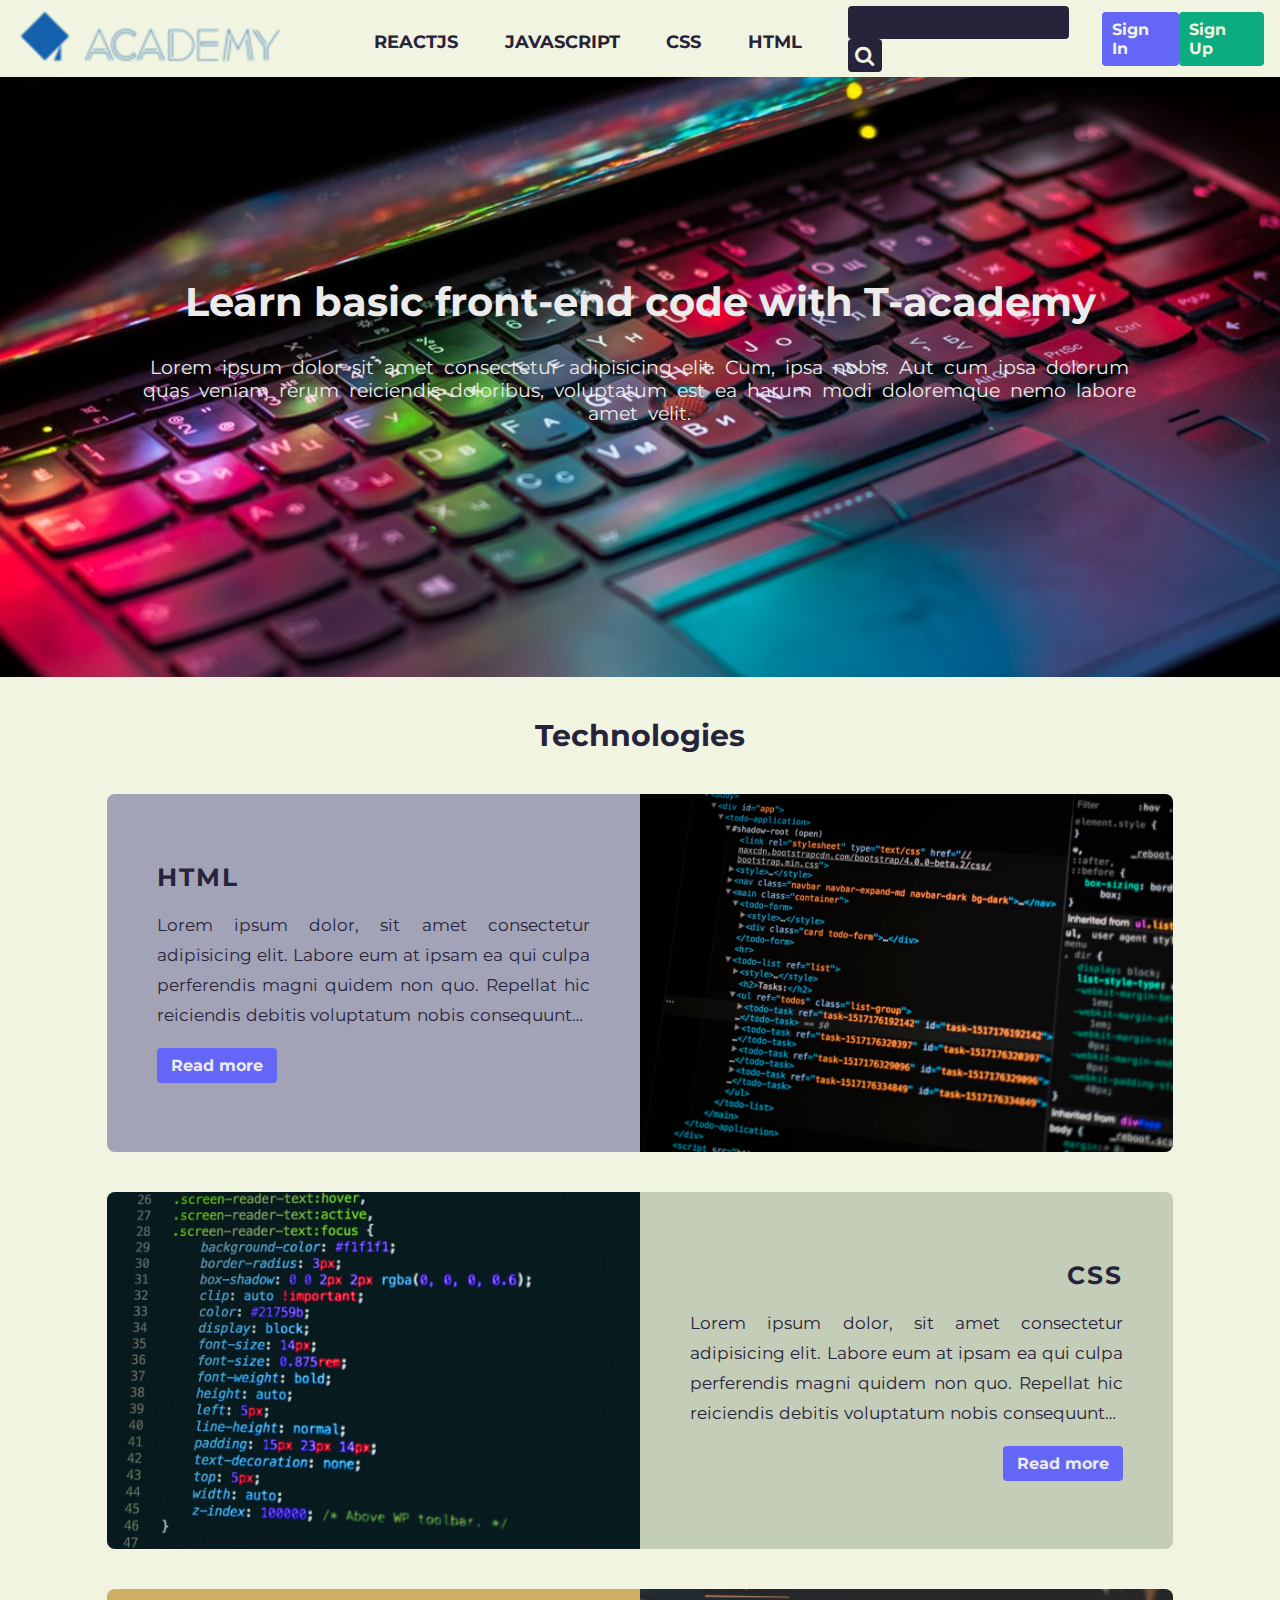
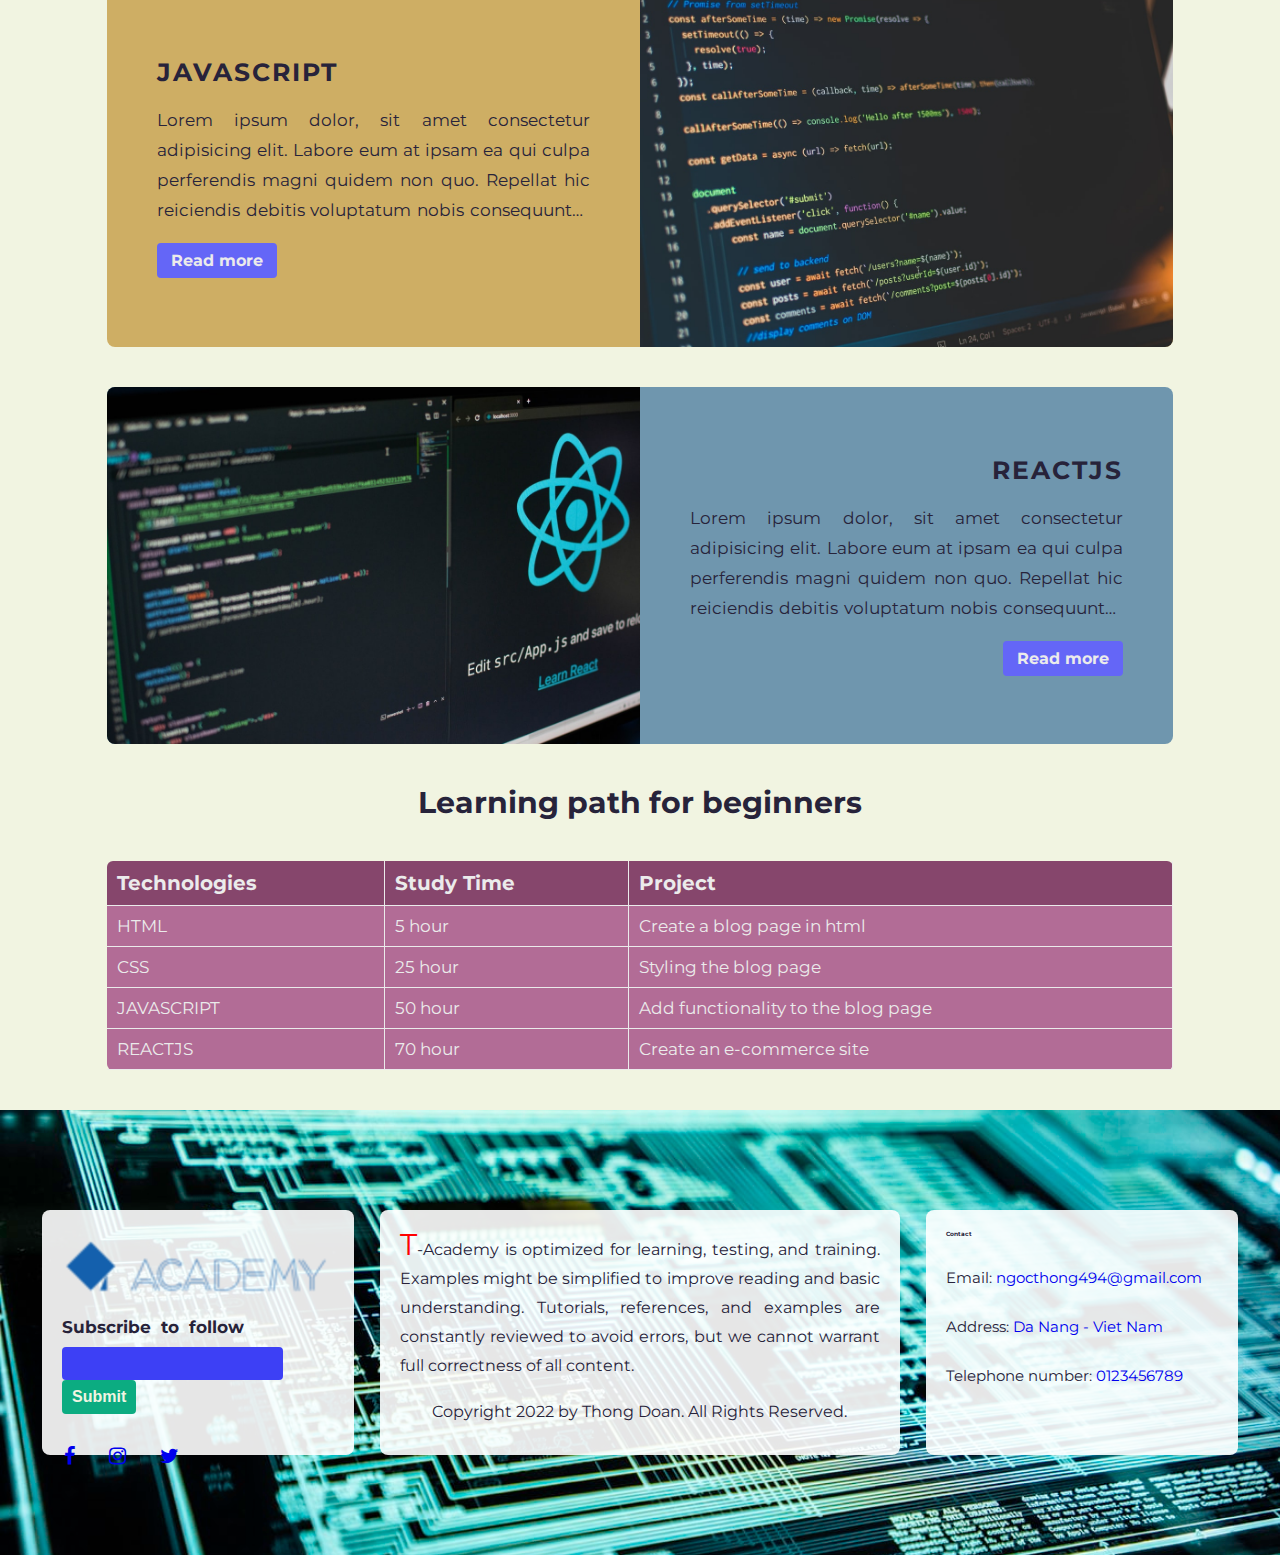
<file: pages/index.html>
<!DOCTYPE html>
<html lang="en">
<head>
    <meta charset="UTF-8">
    <meta http-equiv="X-UA-Compatible" content="IE=edge">
    <meta name="viewport" content="width=device-width, initial-scale=1.0">
    <link rel="icon" href="../images/favicon.png">
    <link rel="preconnect" href="https://fonts.googleapis.com">
    <link rel="preconnect" href="https://fonts.gstatic.com" crossorigin>
    <link href="https://fonts.googleapis.com/css2?family=Montserrat:ital,wght@0,100;0,500;0,700;1,100;1,500;1,700&display=swap" rel="stylesheet">
    <link rel="stylesheet" href="../css/reset.css">
    <link rel="stylesheet" href="../css/globalStyle.css">
    <link rel="stylesheet" href="../css/header/style.css">
    <link rel="stylesheet" href="../css/main/style.css">
    <link rel="stylesheet" href="../css/footer/style.css">
    <link rel="stylesheet" href="https://cdnjs.cloudflare.com/ajax/libs/font-awesome/4.7.0/css/font-awesome.min.css">
    <title>T-Academy Blog</title>
</head>
<body>
  <header class="header">
    <div class="container-fluid">
      <div class="header--wrapper"> 
        <a class="header--logo col-3" href="../pages/index.html"><img src="../images/Logo-academy.png" alt="logo-academy" ></a>
        <nav class="header--menu col-5">
          <ul>
              <li><a href="../pages/reactjs/reactjs.html">REACTJS</a></li>
              <li><a href="../pages/javascript/javascript.html">JAVASCRIPT</a></li>
              <li><a href="../pages/css/css.html">CSS</a></li>
              <li><a href="../pages/html/html.html">HTML</a></li>
          </ul>
        </nav>
        <div class="header--options col-4">
          <form action="#" class="search">
            <input class="input input--search" type="search">
            <button type="submit"><i class="fa fa-search" aria-hidden="true"></i></button>
          </form>
          <a class="btn btn--primary" href="../pages/login/signIn.html">Sign In</a>
          <a class="btn btn--secondary" href="../pages/login/signUp.html">Sign Up</a>
        </div>
      </div>
    </div>
  </header>
  <main class="main">
    <section class="banner home--banner">
      <div class="container-fluid">
        <h1 class="title--h1">Learn basic front-end code with T-academy</h1>
        <p class="sub--title--h1">Lorem ipsum dolor sit amet consectetur adipisicing elit. Cum, ipsa nobis. Aut cum ipsa dolorum quas veniam rerum reiciendis doloribus, voluptatum est ea harum modi doloremque nemo labore amet velit.</p>
    </div>
    </section>
    <section class="technologies">
      <div class="container">
        <h2 class="title--h2">Technologies</h2>
        <ul class="technologies--list">
          <li class="technology--item item--html">
            <div class="technology--item__content col-6">
              <a class="title--h3" href="../pages/html/html.html">HTML</a>
              <p>Lorem ipsum dolor, sit amet consectetur adipisicing elit. Labore eum at ipsam ea qui culpa perferendis magni quidem non quo. Repellat hic reiciendis debitis voluptatum nobis consequuntur ea nam quasi. Lorem ipsum dolor, sit amet consectetur adipisicing elit. Mollitia dolores consequatur perferendis nobis nulla consectetur. Possimus, aliquam? Modi dolor deserunt atque similique itaque, odio, natus placeat assumenda voluptas nesciunt temporibus!</p>
              <a class="btn btn--technology" href="../pages/html/html.html">Read more</a>
            </div>
            <a href="../pages/html/html.html" class="col-6"><img src="../images/html--image.jpeg" alt="html image" class="technology--item__image"></img></a>
            
          </li>
          <li class="technology--item item--css">
            <div class="technology--item__content col-6">
              <a class="title--h3" href="../pages/css/css.html">CSS</a>
              <p>Lorem ipsum dolor, sit amet consectetur adipisicing elit. Labore eum at ipsam ea qui culpa perferendis magni quidem non quo. Repellat hic reiciendis debitis voluptatum nobis consequuntur ea nam quasi. Lorem ipsum dolor, sit amet consectetur adipisicing elit. Mollitia dolores consequatur perferendis nobis nulla consectetur. Possimus, aliquam? Modi dolor deserunt atque similique itaque, odio, natus placeat assumenda voluptas nesciunt temporibus!</p>
              <a class="btn btn--technology" href="../pages/css/css.html">Read more</a>
            </div>
            <a href="../pages/css/css.html" class="col-6"><img src="../images/css--image.jpeg" alt="css image" class="technology--item__image"></img></a>
          </li>
          <li class="technology--item item--javascript">
            <div class="technology--item__content col-6">
              <a class="title--h3" href="../pages/javascript/javascript.html">JAVASCRIPT</a>
              <p>Lorem ipsum dolor, sit amet consectetur adipisicing elit. Labore eum at ipsam ea qui culpa perferendis magni quidem non quo. Repellat hic reiciendis debitis voluptatum nobis consequuntur ea nam quasi. Lorem ipsum dolor, sit amet consectetur adipisicing elit. Mollitia dolores consequatur perferendis nobis nulla consectetur. Possimus, aliquam? Modi dolor deserunt atque similique itaque, odio, natus placeat assumenda voluptas nesciunt temporibus!</p>
              <a class="btn btn--technology" href="../pages/javascript/javascript.html">Read more</a>
            </div>
            <a href="../pages/javascript/javascript.html" class="col-6"><img src="../images/javascript--image.jpeg" alt="javascript image" class="technology--item__image"></img></a>
          </li>
          <li class="technology--item item--reactjs">
            <div class="technology--item__content col-6">
              <a class="title--h3" href="../pages/reactjs/reactjs.html">REACTJS</a>
              <p>Lorem ipsum dolor, sit amet consectetur adipisicing elit. Labore eum at ipsam ea qui culpa perferendis magni quidem non quo. Repellat hic reiciendis debitis voluptatum nobis consequuntur ea nam quasi. Lorem ipsum dolor, sit amet consectetur adipisicing elit. Mollitia dolores consequatur perferendis nobis nulla consectetur. Possimus, aliquam? Modi dolor deserunt atque similique itaque, odio, natus placeat assumenda voluptas nesciunt temporibus!</p>
              <a class="btn btn--technology" href="../pages/reactjs/reactjs.html">Read more</a>
            </div>
            <a href="../pages/reactjs/reactjs.html" class="col-6"><img src="../images/reactjs--image.jpeg" alt="reactjs image" class="technology--item__image"></img></a>
          </li>
        </ul>
      </div>
    </section>
    <section class="learning--path">
      <div class="container">
        <h2 class="title--h2">Learning path for beginners</h2>
        <div class="wrapper--table">
          <table class="learning--path__table">
            <tr>
              <th>Technologies</th>
              <th>Study Time</th>
              <th>Project</th>
            </tr>
            <tr>
              <td>HTML</td>
              <td>5 hour</td>
              <td>Create a blog page in html</td>
            </tr>
            <tr>
              <td>CSS</td>
              <td>25 hour</td>
              <td>Styling the blog page</td>
            </tr>
            <tr>
              <td>JAVASCRIPT</td>
              <td>50 hour</td>
              <td>Add functionality to the blog page</td>
            </tr>
            <tr>
              <td class="border--radius--left">REACTJS</td>
              <td>70 hour</td>
              <td class="border--radius--right">Create an e-commerce site</td>
            </tr>
          </table>
        </div>
      </div>
    </section>
  </main>
  <footer class="footer">
    <div class="container-fluid">
      <div class="footer--options">
        <div class="footer--subcribe col-3 ">
          <a href="../pages/index.html" class="footer--logo"><img src="../images/Logo-academy.png" alt="footer logo"></a>
          <p class="subcribe--subtitle">Subscribe to follow</p>
          <form action="#">
            <input class="input" type="email">
            <button type="submit" class="btn btn--secondary">Submit</button>
          </form>
          <ul class="subcribe--social">
            <li><a href="facebook.com"><i class="fa fa-facebook" aria-hidden="true"></i></a></li>
            <li><a href="instagram.com"><i class="fa fa-instagram" aria-hidden="true"></i></a></li>
            <li><a href="twitter.com"><i class="fa fa-twitter" aria-hidden="true"></i></a></li>
          </ul>
        </div>
        <p class="footer--report col-5"> T-Academy is optimized for learning, testing, and training. Examples might be simplified to improve reading and basic understanding. Tutorials, references, and examples are constantly reviewed to avoid errors, but we cannot warrant full correctness of all content. <span> Copyright 2022 by Thong Doan. All Rights Reserved.</span> </p>
        <div class="footer--contact col-3">
          <h4 class="title--h4">Contact</h4>
          <ul>
            <li>Email: <a href="#">ngocthong494@gmail.com</a></li>
            <li>Address: <a href="#">Da Nang - Viet Nam</a></li>
            <li>Telephone number: <a href="#">0123456789</a></li>
          </ul>
        </div>
      </div>
    </div>
  </footer>
</body>
</html>
</file>
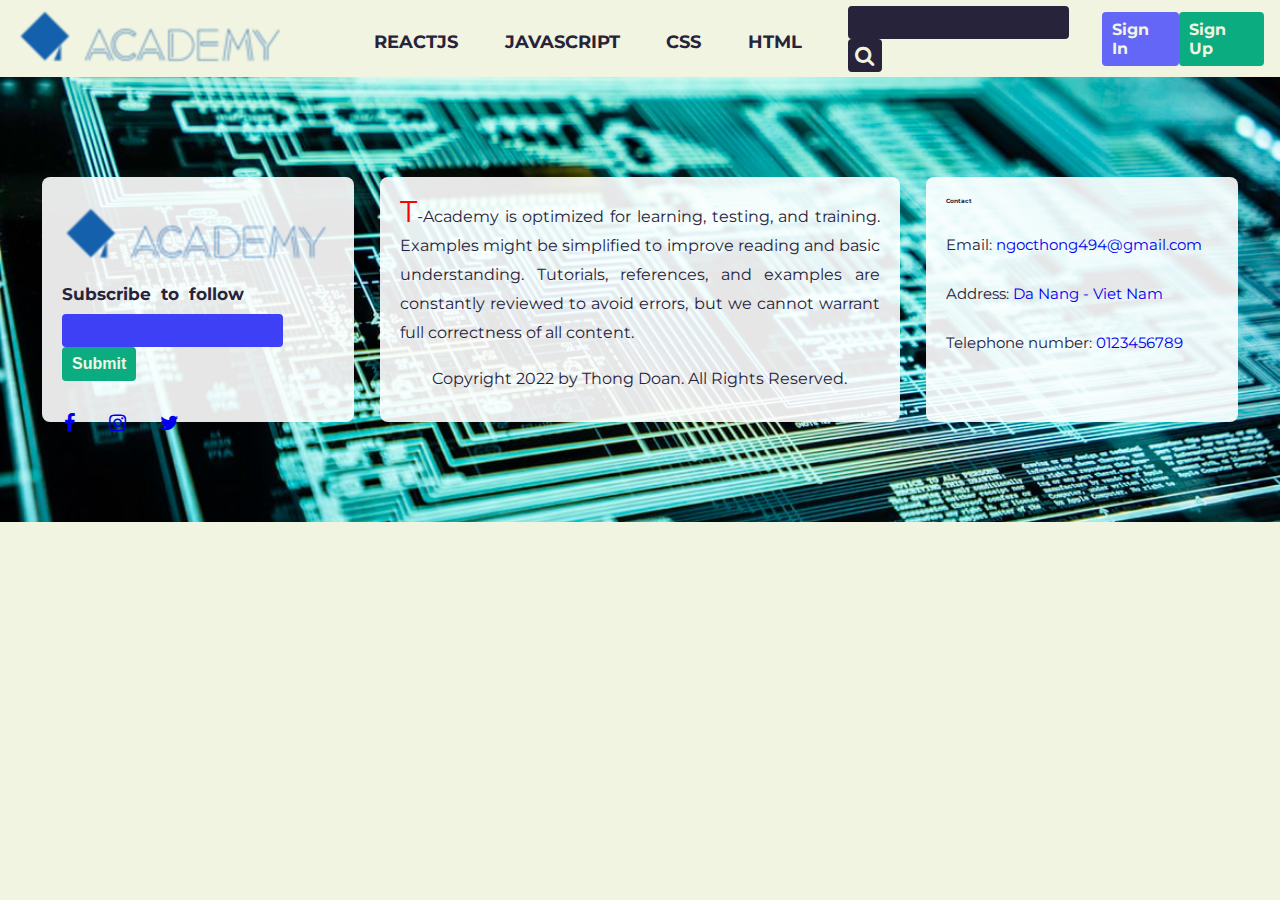
<file: pages/css/css.html>
<!DOCTYPE html>
<html lang="en">
<head>
    <meta charset="UTF-8">
    <meta http-equiv="X-UA-Compatible" content="IE=edge">
    <meta name="viewport" content="width=device-width, initial-scale=1.0">
    <link rel="icon" href="../../images/favicon.png">
    <link rel="preconnect" href="https://fonts.googleapis.com">
    <link rel="preconnect" href="https://fonts.gstatic.com" crossorigin>
    <link href="https://fonts.googleapis.com/css2?family=Montserrat:ital,wght@0,100;0,500;0,700;1,100;1,500;1,700&display=swap" rel="stylesheet">
    <link rel="stylesheet" href="../../css/reset.css">
    <link rel="stylesheet" href="../../css/globalStyle.css">
    <link rel="stylesheet" href="../../css/header/style.css">
    <link rel="stylesheet" href="../../css/footer/style.css">
    <link rel="stylesheet" href="https://cdnjs.cloudflare.com/ajax/libs/font-awesome/4.7.0/css/font-awesome.min.css">
    <title>CSS T-Academy</title>
</head>
<body>
  <header class="header">
    <div class="container-fluid">
      <div class="header--wrapper"> 
        <a class="header--logo col-3" href="../../pages/index.html"><img src="../../images/Logo-academy.png" alt="logo-academy" ></a>
        <nav class="header--menu col-5">
          <ul>
              <li><a href="../../pages/reactjs/reactjs.html">REACTJS</a></li>
              <li><a href="../../pages/javascript/javascript.html">JAVASCRIPT</a></li>
              <li><a href="../../pages/css/css.html">CSS</a></li>
              <li><a href="../../pages/html/html.html">HTML</a></li>
          </ul>
        </nav>
        <div class="header--options col-4">
          <form action="#" class="search">
            <input class="input input--search" type="search">
            <button type="submit"><i class="fa fa-search" aria-hidden="true"></i></button>
          </form>
          <a class="btn btn--primary" href="../../pages/login/signIn.html">Sign In</a>
          <a class="btn btn--secondary" href="../../pages/login/signUp.html">Sign Up</a>
        </div>
      </div>
    </div>
  </header>
  <!-- <aside class="sidebar">
    <div class="container">
      <ol>
        <li><a href="">css1</a></li>
        <li><a href="">css2</a></li>
        <li><a href="">css3</a></li>
        <li><a href="">css4</a></li>
      </ol>
    </div>
  </aside>
  <main class="main">
    <div class="container">
      <article class="article">
        <h1 class="article--title"></h1>
        <p class="article--introduce"></p>
        <p class="article--content"></p>
        <ol class="related--article">
          <li><a href="#">article1</a></li>
          <li><a href="#">article2</a></li>
          <li><a href="#">article3</a></li>
          <li><a href="#">article4</a></li>
        </ol>
      </article>
    </div>
  </main> -->
  <footer class="footer">
    <div class="container-fluid">
      <div class="footer--options">
        <div class="footer--subcribe col-3 ">
          <a href="../../pages/index.html" class="footer--logo"><img src="../../images/Logo-academy.png" alt="footer logo"></a>
          <p class="subcribe--subtitle">Subscribe to follow</p>
          <form action="#">
            <input class="input" type="email">
            <button type="submit" class="btn btn--secondary">Submit</button>
          </form>
          <ul class="subcribe--social">
            <li><a href="facebook.com"><i class="fa fa-facebook" aria-hidden="true"></i></a></li>
            <li><a href="instagram.com"><i class="fa fa-instagram" aria-hidden="true"></i></a></li>
            <li><a href="twitter.com"><i class="fa fa-twitter" aria-hidden="true"></i></a></li>
          </ul>
        </div>
        <p class="footer--report col-5"> T-Academy is optimized for learning, testing, and training. Examples might be simplified to improve reading and basic understanding. Tutorials, references, and examples are constantly reviewed to avoid errors, but we cannot warrant full correctness of all content. <span> Copyright 2022 by Thong Doan. All Rights Reserved.</span> </p>
        <div class="footer--contact col-3">
          <h4 class="title--h4">Contact</h4>
          <ul>
            <li>Email: <a href="#">ngocthong494@gmail.com</a></li>
            <li>Address: <a href="#">Da Nang - Viet Nam</a></li>
            <li>Telephone number: <a href="#">0123456789</a></li>
          </ul>
        </div>
      </div>
    </div>
  </footer>
</body>
</html>
</file>
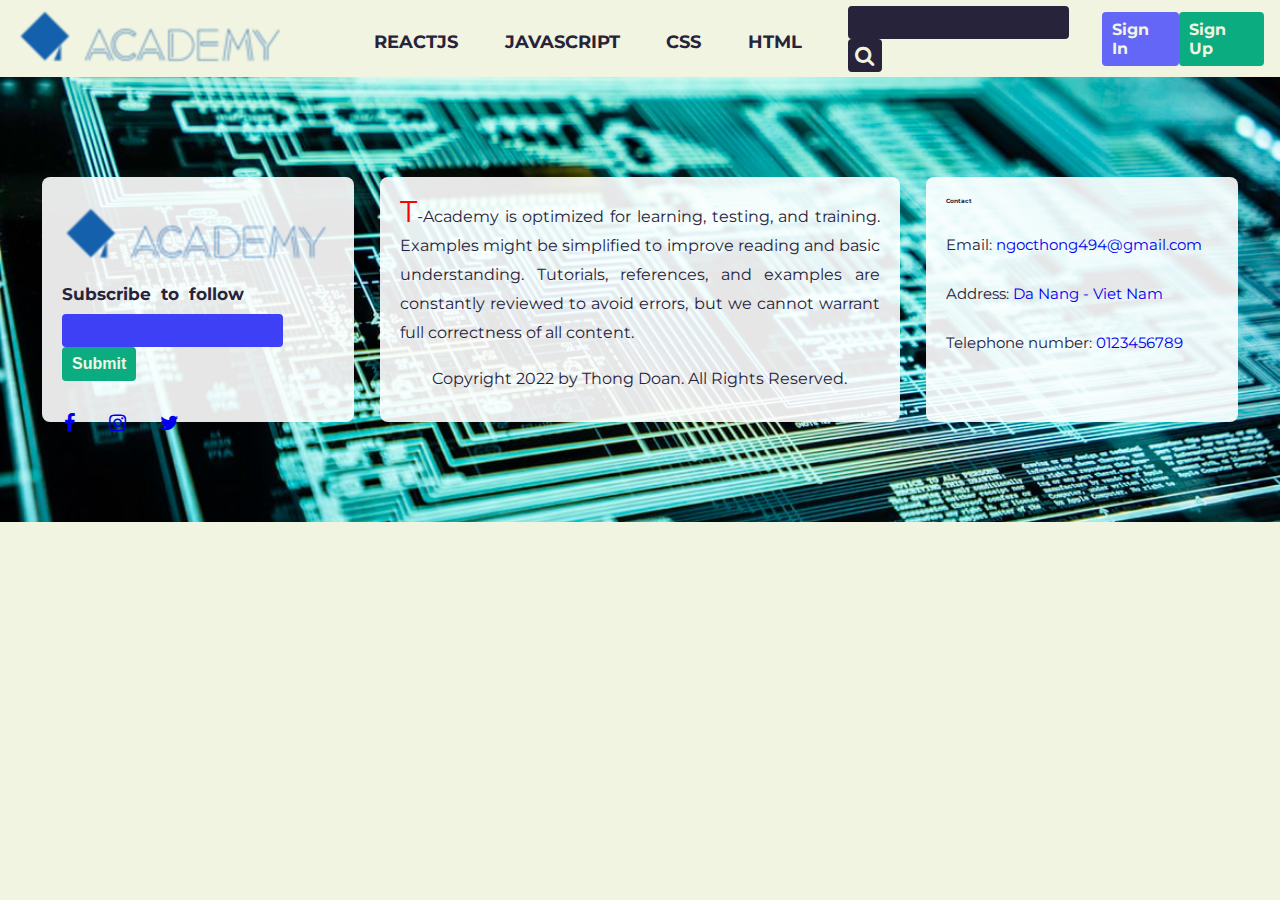
<file: pages/html/html.html>
<!DOCTYPE html>
<html lang="en">
<head>
    <meta charset="UTF-8">
    <meta http-equiv="X-UA-Compatible" content="IE=edge">
    <meta name="viewport" content="width=device-width, initial-scale=1.0">
    <link rel="icon" href="../../images/favicon.png">
    <link rel="preconnect" href="https://fonts.googleapis.com">
    <link rel="preconnect" href="https://fonts.gstatic.com" crossorigin>
    <link href="https://fonts.googleapis.com/css2?family=Montserrat:ital,wght@0,100;0,500;0,700;1,100;1,500;1,700&display=swap" rel="stylesheet">
    <link rel="stylesheet" href="../../css/reset.css">
    <link rel="stylesheet" href="../../css/globalStyle.css">
    <link rel="stylesheet" href="../../css/header/style.css">
    <link rel="stylesheet" href="../../css/footer/style.css">
    <link rel="stylesheet" href="https://cdnjs.cloudflare.com/ajax/libs/font-awesome/4.7.0/css/font-awesome.min.css">
    <title>HTML T-Academy</title>
</head>
<body>
  <header class="header">
    <div class="container-fluid">
      <div class="header--wrapper"> 
        <a class="header--logo col-3" href="../../pages/index.html"><img src="../../images/Logo-academy.png" alt="logo-academy" ></a>
        <nav class="header--menu col-5">
          <ul>
              <li><a href="../../pages/reactjs/reactjs.html">REACTJS</a></li>
              <li><a href="../../pages/javascript/javascript.html">JAVASCRIPT</a></li>
              <li><a href="../../pages/css/css.html">CSS</a></li>
              <li><a href="../../pages/html/html.html">HTML</a></li>
          </ul>
        </nav>
        <div class="header--options col-4">
          <form action="#" class="search">
            <input class="input input--search" type="search">
            <button type="submit"><i class="fa fa-search" aria-hidden="true"></i></button>
          </form>
          <a class="btn btn--primary" href="../../pages/login/signIn.html">Sign In</a>
          <a class="btn btn--secondary" href="../../pages/login/signUp.html">Sign Up</a>
        </div>
      </div>
    </div>
  </header>
  <!-- <aside class="sidebar">
    <div class="container">
      <ol>
        <li><a href="">html1</a></li>
        <li><a href="">html2</a></li>
        <li><a href="">html3</a></li>
        <li><a href="">html4</a></li>
      </ol>
    </div>
  </aside>
  <main class="main">
    <div class="container">
      <article class="article">
        <h1 class="article--title"></h1>
        <p class="article--introduce"></p>
        <p class="article--content"></p>
        <ol class="related--article">
          <li><a href="#">article1</a></li>
          <li><a href="#">article2</a></li>
          <li><a href="#">article3</a></li>
          <li><a href="#">article4</a></li>
        </ol>
      </article>
    </div>
  </main> -->
  <footer class="footer">
    <div class="container-fluid">
      <div class="footer--options">
        <div class="footer--subcribe col-3 ">
          <a href="../../pages/index.html" class="footer--logo"><img src="../../images/Logo-academy.png" alt="footer logo"></a>
          <p class="subcribe--subtitle">Subscribe to follow</p>
          <form action="#">
            <input class="input" type="email">
            <button type="submit" class="btn btn--secondary">Submit</button>
          </form>
          <ul class="subcribe--social">
            <li><a href="facebook.com"><i class="fa fa-facebook" aria-hidden="true"></i></a></li>
            <li><a href="instagram.com"><i class="fa fa-instagram" aria-hidden="true"></i></a></li>
            <li><a href="twitter.com"><i class="fa fa-twitter" aria-hidden="true"></i></a></li>
          </ul>
        </div>
        <p class="footer--report col-5"> T-Academy is optimized for learning, testing, and training. Examples might be simplified to improve reading and basic understanding. Tutorials, references, and examples are constantly reviewed to avoid errors, but we cannot warrant full correctness of all content. <span> Copyright 2022 by Thong Doan. All Rights Reserved.</span> </p>
        <div class="footer--contact col-3">
          <h4 class="title--h4">Contact</h4>
          <ul>
            <li>Email: <a href="#">ngocthong494@gmail.com</a></li>
            <li>Address: <a href="#">Da Nang - Viet Nam</a></li>
            <li>Telephone number: <a href="#">0123456789</a></li>
          </ul>
        </div>
      </div>
    </div>
  </footer>
</body>
</html>
</file>
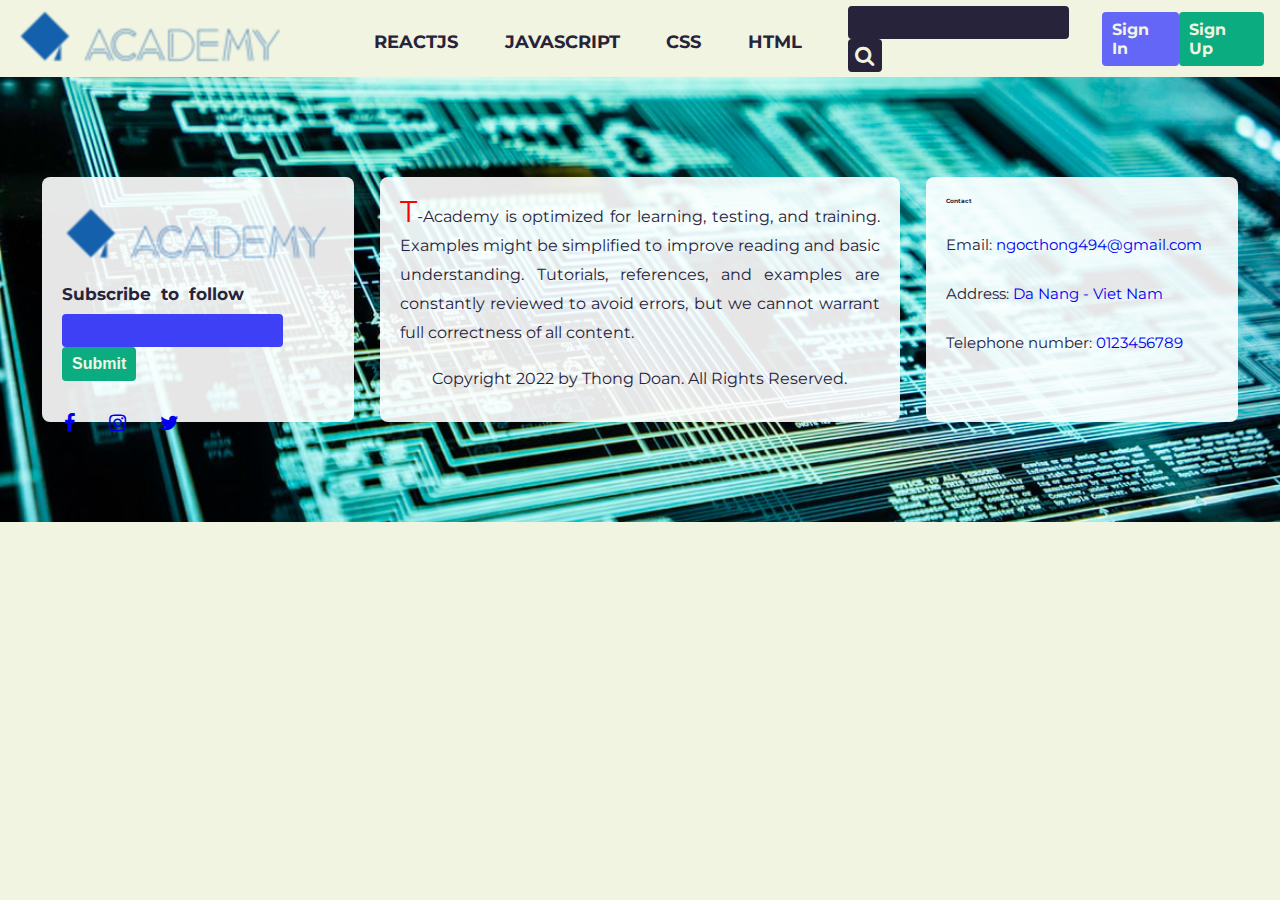
<file: pages/javascript/javascript.html>
<!DOCTYPE html>
<html lang="en">
<head>
  <meta charset="UTF-8">
  <meta http-equiv="X-UA-Compatible" content="IE=edge">
  <meta name="viewport" content="width=device-width, initial-scale=1.0">
  <link rel="icon" href="../../images/favicon.png">
  <link rel="preconnect" href="https://fonts.googleapis.com">
  <link rel="preconnect" href="https://fonts.gstatic.com" crossorigin>
  <link href="https://fonts.googleapis.com/css2?family=Montserrat:ital,wght@0,100;0,500;0,700;1,100;1,500;1,700&display=swap" rel="stylesheet">
  <link rel="stylesheet" href="../../css/reset.css">
  <link rel="stylesheet" href="../../css/globalStyle.css">
  <link rel="stylesheet" href="../../css/header/style.css">
  <link rel="stylesheet" href="../../css/footer/style.css">
  <link rel="stylesheet" href="https://cdnjs.cloudflare.com/ajax/libs/font-awesome/4.7.0/css/font-awesome.min.css">
  <title>Javacript T-Academy</title>
</head>
<body>
  <header class="header">
    <div class="container-fluid">
      <div class="header--wrapper"> 
        <a class="header--logo col-3" href="../../pages/index.html"><img src="../../images/Logo-academy.png" alt="logo-academy" ></a>
        <nav class="header--menu col-5">
          <ul>
              <li><a href="../../pages/reactjs/reactjs.html">REACTJS</a></li>
              <li><a href="../../pages/javascript/javascript.html">JAVASCRIPT</a></li>
              <li><a href="../../pages/css/css.html">CSS</a></li>
              <li><a href="../../pages/html/html.html">HTML</a></li>
          </ul>
        </nav>
        <div class="header--options col-4">
          <form action="#" class="search">
            <input class="input input--search" type="search">
            <button type="submit"><i class="fa fa-search" aria-hidden="true"></i></button>
          </form>
          <a class="btn btn--primary" href="../../pages/login/signIn.html">Sign In</a>
          <a class="btn btn--secondary" href="../../pages/login/signUp.html">Sign Up</a>
        </div>
      </div>
    </div>
  </header>
  <!-- <aside class="sidebar">
    <div class="container">
      <ol>
        <li><a href="">js1</a></li>
        <li><a href="">js2</a></li>
        <li><a href="">js3</a></li>
        <li><a href="">js4</a></li>
      </ol>
    </div>
  </aside>
  <main class="main">
    <div class="container">
      <article class="article">
        <h1 class="article--title"></h1>
        <p class="article--introduce"></p>
        <p class="article--content"></p>
        <ol class="related--article">
          <li><a href="#">article1</a></li>
          <li><a href="#">article2</a></li>
          <li><a href="#">article3</a></li>
          <li><a href="#">article4</a></li>
        </ol>
      </article>
    </div>
  </main> -->
  <footer class="footer">
    <div class="container-fluid">
      <div class="footer--options">
        <div class="footer--subcribe col-3 ">
          <a href="../../pages/index.html" class="footer--logo"><img src="../../images/Logo-academy.png" alt="footer logo"></a>
          <p class="subcribe--subtitle">Subscribe to follow</p>
          <form action="#">
            <input class="input" type="email">
            <button type="submit" class="btn btn--secondary">Submit</button>
          </form>
          <ul class="subcribe--social">
            <li><a href="facebook.com"><i class="fa fa-facebook" aria-hidden="true"></i></a></li>
            <li><a href="instagram.com"><i class="fa fa-instagram" aria-hidden="true"></i></a></li>
            <li><a href="twitter.com"><i class="fa fa-twitter" aria-hidden="true"></i></a></li>
          </ul>
        </div>
        <p class="footer--report col-5"> T-Academy is optimized for learning, testing, and training. Examples might be simplified to improve reading and basic understanding. Tutorials, references, and examples are constantly reviewed to avoid errors, but we cannot warrant full correctness of all content. <span> Copyright 2022 by Thong Doan. All Rights Reserved.</span> </p>
        <div class="footer--contact col-3">
          <h4 class="title--h4">Contact</h4>
          <ul>
            <li>Email: <a href="#">ngocthong494@gmail.com</a></li>
            <li>Address: <a href="#">Da Nang - Viet Nam</a></li>
            <li>Telephone number: <a href="#">0123456789</a></li>
          </ul>
        </div>
      </div>
    </div>
  </footer>
</body>
</html>
</file>
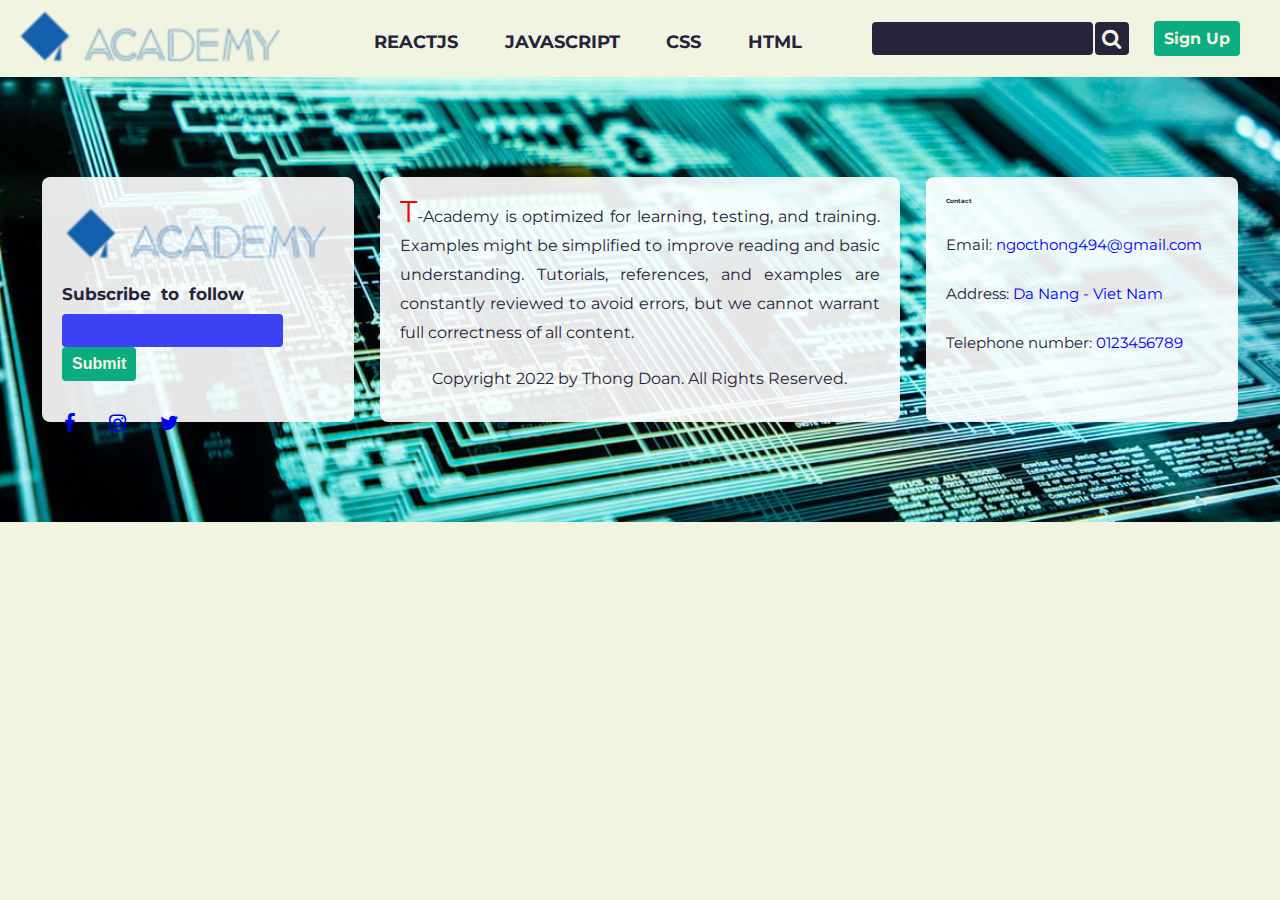
<file: pages/login/signIn.html>
<!DOCTYPE html>
<html lang="en">
<head>
    <meta charset="UTF-8">
    <meta http-equiv="X-UA-Compatible" content="IE=edge">
    <meta name="viewport" content="width=device-width, initial-scale=1.0">
    <link rel="icon" href="../../images/favicon.png">
    <link rel="preconnect" href="https://fonts.googleapis.com">
    <link rel="preconnect" href="https://fonts.gstatic.com" crossorigin>
    <link href="https://fonts.googleapis.com/css2?family=Montserrat:ital,wght@0,100;0,500;0,700;1,100;1,500;1,700&display=swap" rel="stylesheet">
    <link rel="stylesheet" href="../../css/reset.css">
    <link rel="stylesheet" href="../../css/globalStyle.css">
    <link rel="stylesheet" href="../../css/header/style.css">
    <link rel="stylesheet" href="../../css/footer/style.css">
    <link rel="stylesheet" href="https://cdnjs.cloudflare.com/ajax/libs/font-awesome/4.7.0/css/font-awesome.min.css">
    <title>Sig In T-Academy</title>
</head>
<body>
  <header class="header">
    <div class="container-fluid">
      <div class="header--wrapper"> 
        <a class="header--logo col-3" href="../../pages/index.html"><img src="../../images/Logo-academy.png" alt="logo-academy" ></a>
        <nav class="header--menu col-5">
          <ul>
              <li><a href="../../pages/reactjs/reactjs.html">REACTJS</a></li>
              <li><a href="../../pages/javascript/javascript.html">JAVASCRIPT</a></li>
              <li><a href="../../pages/css/css.html">CSS</a></li>
              <li><a href="../../pages/html/html.html">HTML</a></li>
          </ul>
        </nav>
        <div class="header--options col-4">
          <form action="#" class="search">
            <input class="input input--search" type="search">
            <button type="submit"><i class="fa fa-search" aria-hidden="true"></i></button>
          </form>
          <a class="btn btn--secondary" href="../../pages/login/signUp.html">Sign Up</a>
        </div>
      </div>
    </div>
  </header>
  <!-- <main class="main">
    <section class="banner">
      <div class="container">
        <h1 class="banner--title">Learn basic front-end code with T-academy</h1>
        <p>Lorem ipsum dolor sit amet consectetur adipisicing elit. Cum, ipsa nobis. Aut cum ipsa dolorum quas veniam rerum reiciendis doloribus, voluptatum est ea harum modi doloremque nemo labore amet velit.</p>
      </div>
    <section class="signin">
      <div class="container">
        <h2 class="form--title">Sign In Form</h2>
        <form class="form signin--form" action="#" method="post">
          <div>
            <label for="email"><b>Email</b></label>
            <input type="text" placeholder="Enter Email" name="email" id="email" required>
          </div>
          <div>
            <label for="psw"><b>Password</b></label>
            <input type="password" placeholder="Enter Password" name="psw" id="psw" required>
          </div>
          <button class="btn btn--primary" type="submit"><i></i>Login</button>
          <label class="form--checkbox"><input type="checkbox" checked="checked" name="remember">Remember me</label>
          <span class="forgot--password">Forgot <a href="#">password ?</a></span>
        </form>
      </div>
    </section>
  </main> -->
  <footer class="footer">
    <div class="container-fluid">
      <div class="footer--options">
        <div class="footer--subcribe col-3 ">
          <a href="../../pages/index.html" class="footer--logo"><img src="../../images/Logo-academy.png" alt="footer logo"></a>
          <p class="subcribe--subtitle">Subscribe to follow</p>
          <form action="#">
            <input class="input" type="email">
            <button type="submit" class="btn btn--secondary">Submit</button>
          </form>
          <ul class="subcribe--social">
            <li><a href="facebook.com"><i class="fa fa-facebook" aria-hidden="true"></i></a></li>
            <li><a href="instagram.com"><i class="fa fa-instagram" aria-hidden="true"></i></a></li>
            <li><a href="twitter.com"><i class="fa fa-twitter" aria-hidden="true"></i></a></li>
          </ul>
        </div>
        <p class="footer--report col-5"> T-Academy is optimized for learning, testing, and training. Examples might be simplified to improve reading and basic understanding. Tutorials, references, and examples are constantly reviewed to avoid errors, but we cannot warrant full correctness of all content. <span> Copyright 2022 by Thong Doan. All Rights Reserved.</span> </p>
        <div class="footer--contact col-3">
          <h4 class="title--h4">Contact</h4>
          <ul>
            <li>Email: <a href="#">ngocthong494@gmail.com</a></li>
            <li>Address: <a href="#">Da Nang - Viet Nam</a></li>
            <li>Telephone number: <a href="#">0123456789</a></li>
          </ul>
        </div>
      </div>
    </div>
  </footer>
</body>
</html>
</file>
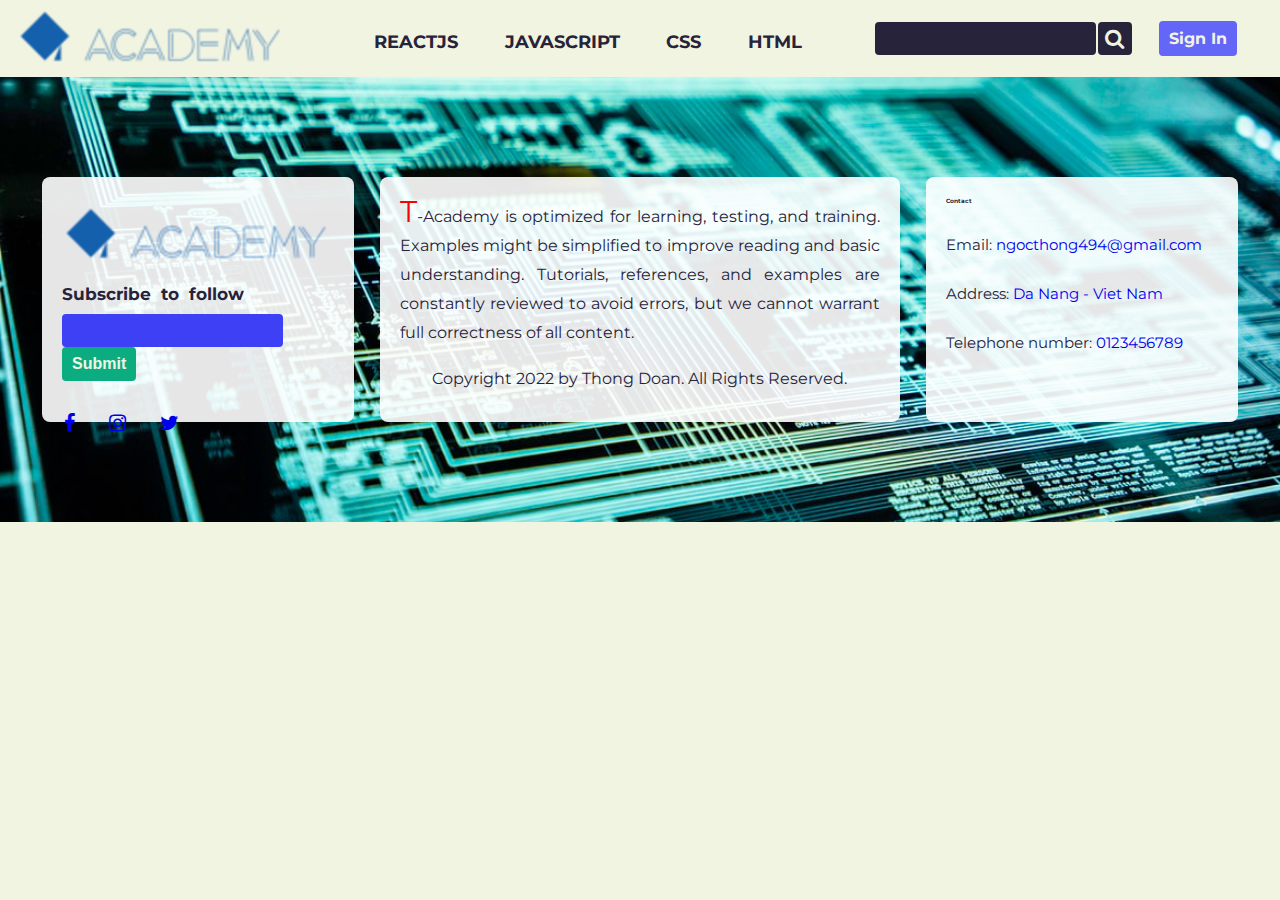
<file: pages/login/signUp.html>
<!DOCTYPE html>
<html lang="en">
<head>
    <meta charset="UTF-8">
    <meta http-equiv="X-UA-Compatible" content="IE=edge">
    <meta name="viewport" content="width=device-width, initial-scale=1.0">
    <link rel="icon" href="../../images/favicon.png">
    <link rel="preconnect" href="https://fonts.googleapis.com">
    <link rel="preconnect" href="https://fonts.gstatic.com" crossorigin>
    <link href="https://fonts.googleapis.com/css2?family=Montserrat:ital,wght@0,100;0,500;0,700;1,100;1,500;1,700&display=swap" rel="stylesheet">
    <link rel="stylesheet" href="../../css/reset.css">
    <link rel="stylesheet" href="../../css/globalStyle.css">
    <link rel="stylesheet" href="../../css/header/style.css">
    <link rel="stylesheet" href="../../css/footer/style.css">
    <link rel="stylesheet" href="https://cdnjs.cloudflare.com/ajax/libs/font-awesome/4.7.0/css/font-awesome.min.css">
    <title>Sig Up T-Academy</title>
</head>
<body>
  <header class="header">
    <div class="container-fluid">
      <div class="header--wrapper"> 
        <a class="header--logo col-3" href="../../pages/index.html"><img src="../../images/Logo-academy.png" alt="logo-academy" ></a>
        <nav class="header--menu col-5">
          <ul>
              <li><a href="../../pages/reactjs/reactjs.html">REACTJS</a></li>
              <li><a href="../../pages/javascript/javascript.html">JAVASCRIPT</a></li>
              <li><a href="../../pages/css/css.html">CSS</a></li>
              <li><a href="../../pages/html/html.html">HTML</a></li>
          </ul>
        </nav>
        <div class="header--options col-4">
          <form action="#" class="search">
            <input class="input input--search" type="search">
            <button type="submit"><i class="fa fa-search" aria-hidden="true"></i></button>
          </form>
          <a class="btn btn--primary" href="../../pages/login/signIn.html">Sign In</a>
        </div>
      </div>
    </div>
  </header>
  <!-- <main class="main">
    <section class="banner">
      <div class="container">
        <h1 class="banner--title">Learn basic front-end code with T-academy</h1>
        <p>Lorem ipsum dolor sit amet consectetur adipisicing elit. Cum, ipsa nobis. Aut cum ipsa dolorum quas veniam rerum reiciendis doloribus, voluptatum est ea harum modi doloremque nemo labore amet velit.</p>
      </div>
    </section>
    <section class="signup">
      <div class="container">
        <h2 class="form--title">Sign In Form</h2>
        <p class="form--subtitle">Please fill in this form to create an account.</p>
        <form action="#" class="form signup--form">
          <div>
            <label for="email"><b>Email</b></label>
            <input type="text" placeholder="Enter Email" name="email" id="email" required>
          </div>
          <div>
            <label for="psw"><b>Password</b></label>
            <input type="password" placeholder="Enter Password" name="psw" id="psw" required>
          </div>
          <div>
            <label for="psw-repeat"><b>Repeat Password</b></label>
            <input type="password" placeholder="Repeat Password" name="psw-repeat" id="psw-repeat" required>
          </div>
          <p>By creating an account you agree to our <a href="#">Terms & Privacy</a>.</p>
          <button type="submit" class="btn btn--primary"><i></i>Register</button>
          <p class="link--signin">Already have an account? <a href="#">Sign in</a>.</p>
        </form>
      </div>
    </section>
  </main> -->
  <footer class="footer">
    <div class="container-fluid">
      <div class="footer--options">
        <div class="footer--subcribe col-3 ">
          <a href="../../pages/index.html" class="footer--logo"><img src="../../images/Logo-academy.png" alt="footer logo"></a>
          <p class="subcribe--subtitle">Subscribe to follow</p>
          <form action="#">
            <input class="input" type="email">
            <button type="submit" class="btn btn--secondary">Submit</button>
          </form>
          <ul class="subcribe--social">
            <li><a href="facebook.com"><i class="fa fa-facebook" aria-hidden="true"></i></a></li>
            <li><a href="instagram.com"><i class="fa fa-instagram" aria-hidden="true"></i></a></li>
            <li><a href="twitter.com"><i class="fa fa-twitter" aria-hidden="true"></i></a></li>
          </ul>
        </div>
        <p class="footer--report col-5"> T-Academy is optimized for learning, testing, and training. Examples might be simplified to improve reading and basic understanding. Tutorials, references, and examples are constantly reviewed to avoid errors, but we cannot warrant full correctness of all content. <span> Copyright 2022 by Thong Doan. All Rights Reserved.</span> </p>
        <div class="footer--contact col-3">
          <h4 class="title--h4">Contact</h4>
          <ul>
            <li>Email: <a href="#">ngocthong494@gmail.com</a></li>
            <li>Address: <a href="#">Da Nang - Viet Nam</a></li>
            <li>Telephone number: <a href="#">0123456789</a></li>
          </ul>
        </div>
      </div>
    </div>
  </footer>
</body>
</html>
</file>
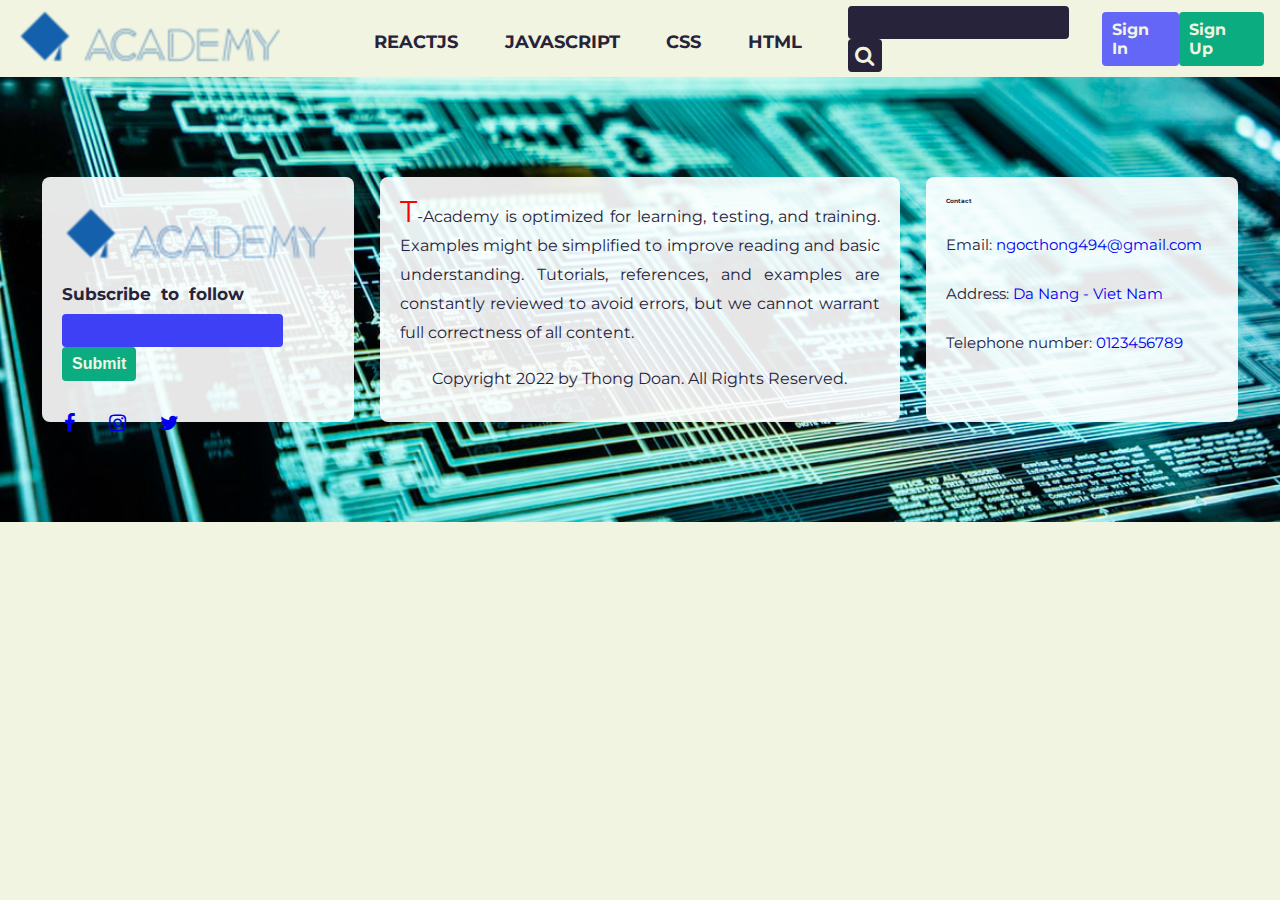
<file: pages/reactjs/reactjs.html>
<!DOCTYPE html>
<html lang="en">
<head>
    <meta charset="UTF-8">
    <meta http-equiv="X-UA-Compatible" content="IE=edge">
    <meta name="viewport" content="width=device-width, initial-scale=1.0">
    <link rel="icon" href="../../images/favicon.png">
    <link rel="preconnect" href="https://fonts.googleapis.com">
    <link rel="preconnect" href="https://fonts.gstatic.com" crossorigin>
    <link href="https://fonts.googleapis.com/css2?family=Montserrat:ital,wght@0,100;0,500;0,700;1,100;1,500;1,700&display=swap" rel="stylesheet">
    <link rel="stylesheet" href="../../css/reset.css">
    <link rel="stylesheet" href="../../css/globalStyle.css">
    <link rel="stylesheet" href="../../css/header/style.css">
    <link rel="stylesheet" href="../../css/footer/style.css">
    <link rel="stylesheet" href="https://cdnjs.cloudflare.com/ajax/libs/font-awesome/4.7.0/css/font-awesome.min.css">
    <title>ReactJS T-Academy</title>
</head>
<body>
  <header class="header">
    <div class="container-fluid">
      <div class="header--wrapper"> 
        <a class="header--logo col-3" href="../../pages/index.html"><img src="../../images/Logo-academy.png" alt="logo-academy" ></a>
        <nav class="header--menu col-5">
          <ul>
              <li><a href="../../pages/reactjs/reactjs.html">REACTJS</a></li>
              <li><a href="../../pages/javascript/javascript.html">JAVASCRIPT</a></li>
              <li><a href="../../pages/css/css.html">CSS</a></li>
              <li><a href="../../pages/html/html.html">HTML</a></li>
          </ul>
        </nav>
        <div class="header--options col-4">
          <form action="#" class="search">
            <input class="input input--search" type="search">
            <button type="submit"><i class="fa fa-search" aria-hidden="true"></i></button>
          </form>
          <a class="btn btn--primary" href="../../pages/login/signIn.html">Sign In</a>
          <a class="btn btn--secondary" href="../../pages/login/signUp.html">Sign Up</a>
        </div>
      </div>
    </div>
  </header>
  <!-- <aside class="sidebar">
    <div class="container">
      <ol>
        <li><a href="">reactjs1</a></li>
        <li><a href="">reactjs2</a></li>
        <li><a href="">reactjs3</a></li>
        <li><a href="">reactjs4</a></li>
      </ol>
    </div>
  </aside>
  <main class="main">
    <div class="container">
      <article class="article">
        <h1 class="article--title"></h1>
        <p class="article--introduce"></p>
        <p class="article--content"></p>
        <ol class="related--article">
          <li><a href="#">article1</a></li>
          <li><a href="#">article2</a></li>
          <li><a href="#">article3</a></li>
          <li><a href="#">article4</a></li>
        </ol>
      </article>
    </div>
  </main> -->
  <footer class="footer">
    <div class="container-fluid">
      <div class="footer--options">
        <div class="footer--subcribe col-3 ">
          <a href="../../pages/index.html" class="footer--logo"><img src="../../images/Logo-academy.png" alt="footer logo"></a>
          <p class="subcribe--subtitle">Subscribe to follow</p>
          <form action="#">
            <input class="input" type="email">
            <button type="submit" class="btn btn--secondary">Submit</button>
          </form>
          <ul class="subcribe--social">
            <li><a href="facebook.com"><i class="fa fa-facebook" aria-hidden="true"></i></a></li>
            <li><a href="instagram.com"><i class="fa fa-instagram" aria-hidden="true"></i></a></li>
            <li><a href="twitter.com"><i class="fa fa-twitter" aria-hidden="true"></i></a></li>
          </ul>
        </div>
        <p class="footer--report col-5"> T-Academy is optimized for learning, testing, and training. Examples might be simplified to improve reading and basic understanding. Tutorials, references, and examples are constantly reviewed to avoid errors, but we cannot warrant full correctness of all content. <span> Copyright 2022 by Thong Doan. All Rights Reserved.</span> </p>
        <div class="footer--contact col-3">
          <h4 class="title--h4">Contact</h4>
          <ul>
            <li>Email: <a href="#">ngocthong494@gmail.com</a></li>
            <li>Address: <a href="#">Da Nang - Viet Nam</a></li>
            <li>Telephone number: <a href="#">0123456789</a></li>
          </ul>
        </div>
      </div>
    </div>
  </footer>
</body>
</html>
</file>
<file: css/globalStyle.css>
/* Grid layout 12 column */

.col-1 {
  width: 8.33%;
}
.col-2 {
  width: 16.66%;
}
.col-3 {
  width: 25%;
}
.col-4 {
  width: 33.33%;
}
.col-5 {
  width: 41.66%;
}
.col-6 {
  width: 50%;
}
.col-7 {
  width: 58.33%;
}
.col-8 {
  width: 66.66%;
}
.col-9 {
  width: 75%;
}
.col-10 {
  width: 83.33%;
}
.col-11 {
  width: 91.66%;
}
.col-12 {
  width: 100%;
}

/* variable color */

:root {
  --background--primary: #f1f4e1;
  --background--secondary: #a3a3b8;
  --background--third: #c3cdb7;
  --background--fourth: #ceae64;
  --background--fiveth: #6f96ae;

  --color--primary: #27233a;
  --color--secondary: #ebebeb;
  --color--third: #3d40f5;

  --btnPrimary: #6466f7;
  --btnSecondary: #0cac81;

  --bgr--table--th: #86466c;
  --bgr--table--td: #b26c96;
}

/* row and container */

/* .row {
  margin-right: -15px;
  margin-left: -15px;
}

.row:before,
.row:after {
  display: table;
  content: " ";
}

.row:after {
  clear: both;
} */

.container-fluid {
  padding-left: 16px;
  padding-right: 16px;
}

.container {
  width: 83.33%;
  margin: 0 auto;
}

/* body style */

body {
  color: var(--color--primary);
  background-color: var(--background--primary);
}

/* button style */

.btn {
  padding: 6px 8px;
  border-radius: 4px;
  font-size: 1.6rem;
  font-weight: 700;
}

.btn--primary {
  color: var(--background--primary);
  background-color: var(--btnPrimary);
  border: 2px solid var(--btnPrimary);
}

.btn--primary:hover,
.btn--primary:active {
  background-color: var(--background--primary);
  color: var(--btnPrimary);
  transition: all 0.3s;
}

.btn--secondary {
  color: var(--background--primary);
  background-color: var(--btnSecondary);
  border: 2px solid var(--btnSecondary);
}

.btn--secondary:hover,
.btn--secondary:active {
  background-color: var(--background--primary);
  color: var(--btnSecondary);
  transition: all 0.3s;
}

/* input style */
.input {
  padding: 6px 9px;
  border-radius: 4px;
  font-size: 1.5rem;
}

/* banner */

.banner {
  height: 600px;
  color: var(--color--secondary);
  padding: 20rem 0;
}

/* title */

.title--h1 {
  font-size: 4rem;
  font-weight: 700;
  text-align: center;
}

.sub--title--h1 {
  max-width: 80%;
  margin: 0 auto;
  margin-top: 3rem;
  font-size: 1.9rem;
  text-align: center;
  word-spacing: 5px;
}

.title--h2 {
  font-size: 3rem;
  text-align: center;
}

.title--h3 {
  font-size: 2.5rem;
  font-weight: 700;
  letter-spacing: 2px;
}
</file>
<file: css/header/style.css>
.header--wrapper {
  display: flex;
  justify-content: space-evenly;
  align-items: center;
}

.header--menu ul {
  font-size: 4.5rem;
  font-weight: 700;

  display: flex;
  justify-content: space-evenly;
  align-items: center;
}

.header--menu ul li a {
  color: var(--color--primary);
}

.header--menu ul li a::after {
  content: "";
  width: 0;
  height: 2px;
  background-color: var(--color--third);
  transition: all 0.3s;

  display: block;
}

.header--menu ul li a:hover {
  color: var(--color--third);
  transition: all 0.3s;
}

.header--menu ul li a:hover::after {
  width: 100%;
}

.header--options {
  display: flex;
  justify-content: space-evenly;
  align-items: center;
}

.header--options .search .input--search {
  background-color: var(--color--primary);
  border: 2px solid var(--color--primary);
}

.header--options .search .input--search:focus {
  background-color: var(--background--primary);
  transition: all 0.3s;
}

.header--options .search button {
  color: var(--background--primary);
  border: 2px solid var(--color--primary);
  border-radius: 4px;
  background-color: var(--color--primary);
  padding: 2px 3px;
  cursor: pointer;
}

.header--options .search button:hover,
.header--options .search button:active {
  background-color: var(--background--primary);
  color: var(--color--primary);
  transition: all 0.3s;
}

.header--options .search button i {
  font-size: 2.1rem;
  vertical-align: sub;
}
</file>
<file: css/main/style.css>
.home--banner {
  background: url("../../images/home-banner.jpeg") no-repeat fixed;
  background-size: cover;
}

.technologies {
  margin: 4rem 0;
}

.technology--item {
  margin-top: 4rem;
  border-radius: 8px;
  display: flex;
  position: relative;
}

.technology--item.item--css,
.technology--item.item--reactjs {
  flex-direction: row-reverse;
}

.technology--item:hover {
  box-shadow: 0 4px 8px 0 rgba(0, 0, 0, 0.2), 0 6px 20px 0 rgba(0, 0, 0, 0.19);
  top: -2px;
  transition: all 0.3s;
}

.technology--item__content {
  padding: 5rem;
  display: flex;
  flex-direction: column;
  justify-content: space-evenly;
}

.technology--item__content > p {
  text-align: justify;
  line-height: 3rem;
  font-size: 1.7rem;

  display: -webkit-box;
  -webkit-line-clamp: 4;
  -webkit-box-orient: vertical;
  overflow: hidden;
}

.technology--item__content > .btn--technology {
  width: 120px;
  text-align: center;
  color: var(--color--secondary);
  background-color: var(--btnPrimary);
  border: 2px solid var(--btnPrimary);
  transition: all 0.3s;
}

.item--html .technology--item__content > .btn--technology:hover,
.item--html .technology--item__content > .btn--technology:focus {
  background-color: var(--background--secondary);
}

.item--css .technology--item__content > .btn--technology:hover,
.item--css .technology--item__content > .btn--technology:focus {
  background-color: var(--background--third);
}

.item--javascript .technology--item__content > .btn--technology:hover,
.item--javascript .technology--item__content > .btn--technology:focus {
  background-color: var(--background--fourth);
}

.item--reactjs .technology--item__content > .btn--technology:hover,
.item--reactjs .technology--item__content > .btn--technology:focus {
  background-color: var(--background--fiveth);
}

.technology--item__content .title--h3 {
  color: var(--color--primary);
}

.technology--item__content .title--h3:visited {
  color: var(--color--third);
}

.technology--item__content .title--h3:hover,
.technology--item__content .title--h3:active {
  color: var(--color--secondary);
  text-shadow: 2px 2px 4px #000000;
  transition: all 0.3s;
}

.item--css > .technology--item__content > .title--h3,
.item--reactjs > .technology--item__content > .title--h3,
.item--css > .technology--item__content > .btn--technology,
.item--reactjs > .technology--item__content > .btn--technology {
  align-self: flex-end;
}

.technology--item__image {
  height: 100%;
}

.item--html .technology--item__image,
.item--javascript .technology--item__image {
  border-radius: 0 8px 8px 0;
}

.item--css .technology--item__image,
.item--reactjs .technology--item__image {
  border-radius: 8px 0 0 8px;
}

.item--html {
  background-color: var(--background--secondary);
}

.item--css {
  background-color: var(--background--third);
}

.item--javascript {
  background-color: var(--background--fourth);
}

.item--reactjs {
  background-color: var(--background--fiveth);
}

/* styled leaning--path */

.learning--path__table {
  margin: 4rem 0;
  color: var(--color--secondary);
}

.learning--path__table th {
  background-color: var(--bgr--table--th);
  padding: 1rem;
  font-size: 2rem;
  text-align: start;

  border-right: 1px solid;
  border-bottom: 1px solid;
}

.learning--path__table th:first-child {
  border-radius: 6px 0 0 0;
}

.learning--path__table th:last-child {
  border-radius: 0 6px 0 0;
}

.learning--path__table td {
  background-color: var(--bgr--table--td);
  padding: 1rem;
  font-size: 1.7rem;

  border-right: 1px solid;
  border-bottom: 1px solid;
}

.learning--path__table td.border--radius--left {
  border-radius: 0 0 0 6px;
}

.learning--path__table td.border--radius--right {
  border-radius: 0 0 6px 0;
}

.wrapper--table {
  overflow-x: auto;
}
</file>
<file: css/footer/style.css>
.footer {
  background: url("../../images/footer--image.jpeg") no-repeat;
  background-position: center;
  background-size: cover;

  padding: 10rem 0;
}

.footer--options {
  display: flex;
  justify-content: space-evenly;
  align-items: center;
}

.footer--subcribe,
.footer--contact,
.footer--report {
  background-color: rgb(255, 255, 255, 0.9);
  padding: 2rem;
  border-radius: 8px;
  height: 245px;
}

.footer--subcribe:hover,
.footer--subcribe:active,
.footer--contact:hover,
.footer--contact:active,
.footer--report:hover,
.footer--report:active {
  box-shadow: 0 4px 8px 0 rgba(255, 255, 255, 0.9),
    0 6px 20px 0 rgba(255, 255, 255, 0.91);
  transition: all 0.3s;
}

.footer--subcribe p {
  font-size: 1.7rem;
  word-spacing: 5px;
  padding: 1rem 0;
  font-weight: bold;
}

.footer--subcribe input {
  color: var(--color--secondary);
  border: 2px solid var(--color--third);
  background-color: var(--color--third);
}

.footer--subcribe input:focus {
  color: var(--color--third);
  background-color: var(--background--primary);
  transition: all 0.3s;
}

.subcribe--social {
  display: flex;
  margin-top: 3rem;
}

.subcribe--social li a i {
  font-size: 2rem;
  margin-right: 3rem;
}

.footer--report {
  font-size: 1.6rem;
  line-height: 2.9rem;
  text-align: justify;
}

.footer--report span {
  display: block;
  font-size: 1.6rem;
  line-height: 4;
  text-align: center;
}

.footer--report::first-letter {
  font-size: 3rem;
  color: red;
}

.footer--contact ul li {
  margin-top: 3rem;
  font-size: 1.5rem;
}

.footer--contact ul li a {
  font-size: 1.5rem;
}
</file>
